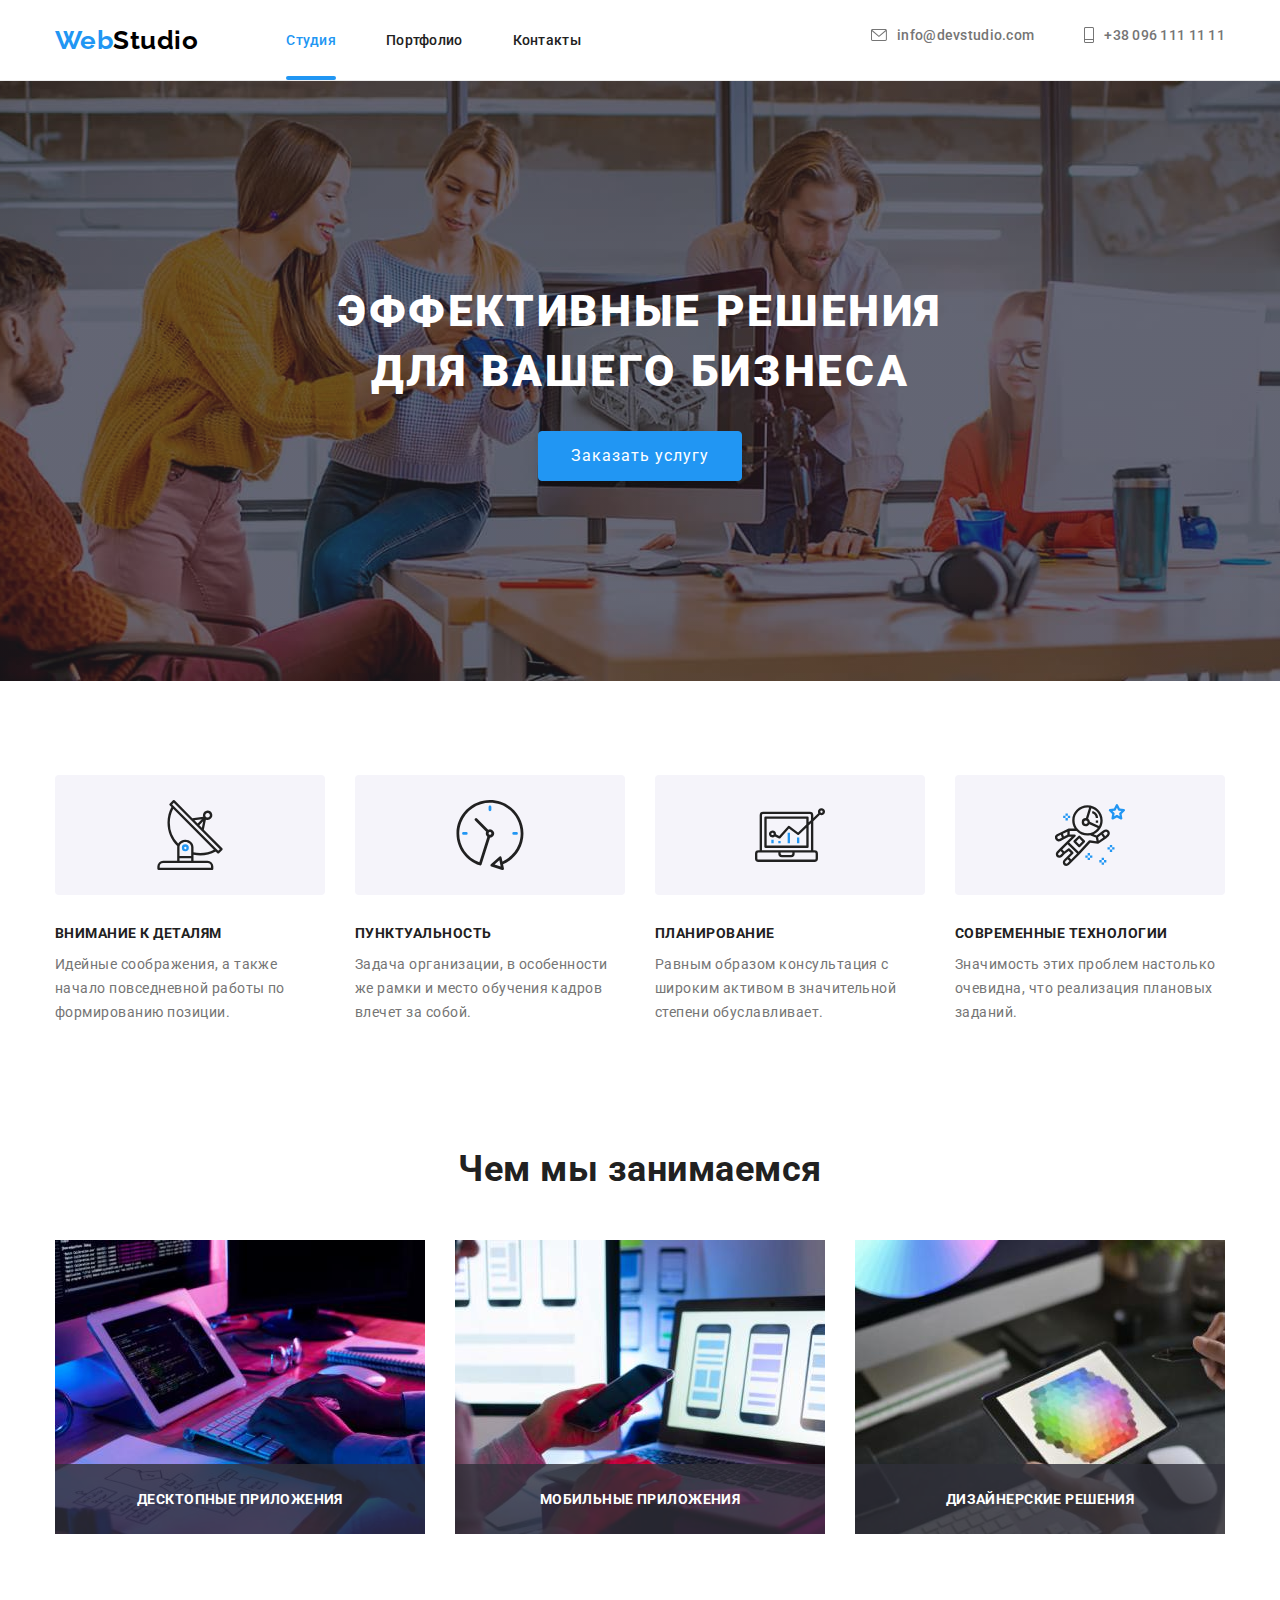
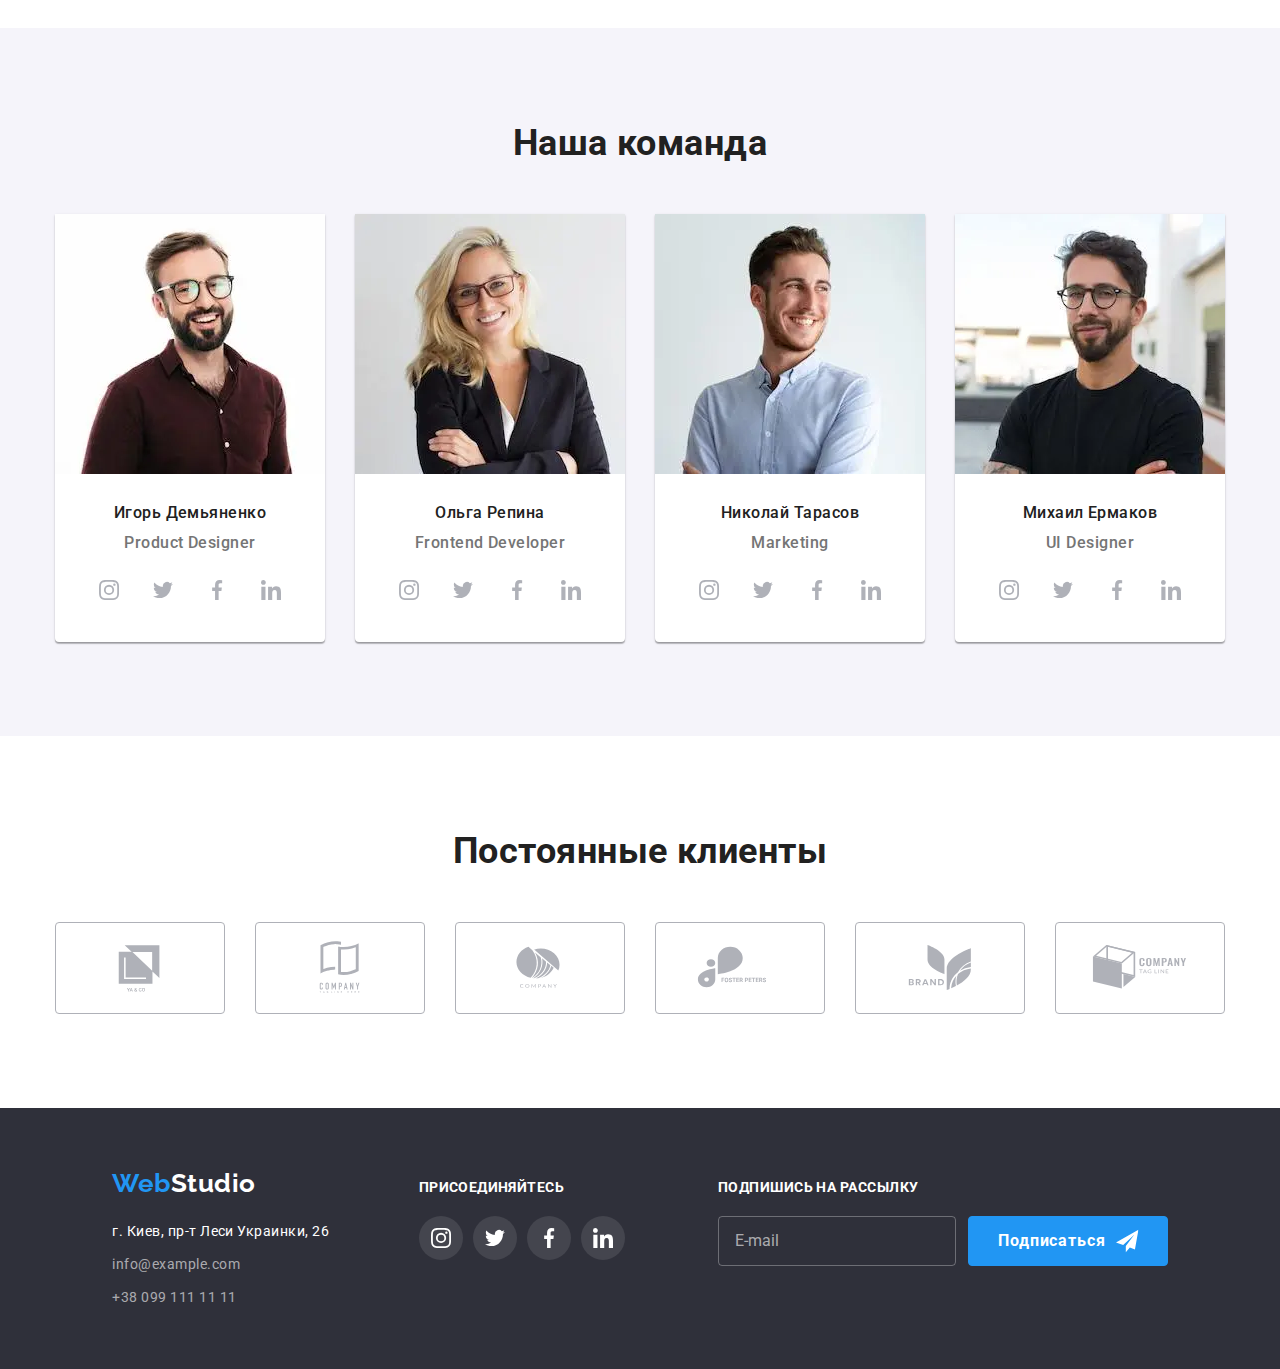
<file: index.html>
<!DOCTYPE html>
<html lang="en">
  <head>
    <meta charset="UTF-8" />
    <meta http-equiv="X-UA-Compatible" content="IE=edge" />
    <meta name="viewport" content="width=device-width, initial-scale=1.0" />
    <title>Студия</title>
    <link rel="preconnect" href="https://fonts.googleapis.com" />
    <link rel="preconnect" href="https://fonts.gstatic.com" crossorigin />
    <link
      href="https://fonts.googleapis.com/css2?family=Raleway:wght@700&family=Roboto:wght@400;500;700;900&display=swap"
      rel="stylesheet"
    />
    <link
      rel="stylesheet"
      href="https://cdnjs.cloudflare.com/ajax/libs/modern-normalize/1.1.0/modern-normalize.min.css"
    />
    <link rel="stylesheet" href="./css/main.min.css" />
  </head>

  <body>
    <!-- ======================== HEADER ======================== -->
    <header class="header">
      <div class="container">
        <nav class="site-nav">
          <a href="./index.html" class="logo header__logo"
            ><span class="logo__forepart">Web</span>Studio</a
          >
          <ul class="site-nav__list list">
            <li class="site-nav__item">
              <a href="./index.html" class="site-nav__link site-nav__link_color_current">Студия</a>
            </li>
            <li class="site-nav__item">
              <a href="./portfolio.html" class="site-nav__link">Портфолио</a>
            </li>
            <li class="site-nav__item"><a href="" class="site-nav__link">Контакты</a></li>
          </ul>
        </nav>
        <button type="button" class="mobile-menu-open-btn btn" data-menu-open>
          <svg class="mobile-menu-open-btn__icon" width="40px" height="40px">
            <use href="./images/icon/icons.svg#icon-burger"></use>
          </svg>
        </button>
        <ul class="header-contacts__list list">
          <li class="header-contacts__item">
            <a href="mailto:info@devstudio.com" class="header-contacts__link">
              <svg class="icon-mail header-contacts__icon" width="16px" height="12px">
                <use href="./images/icon/icons.svg#icon-mail"></use>
              </svg>
              info@devstudio.com
            </a>
          </li>
          <li class="header-contacts__item">
            <a href="tel:+380961111111" class="header-contacts__link">
              <svg class="icon-telephone header-contacts__icon" width="10px" height="16px">
                <use href="./images/icon/icons.svg#icon-telephone"></use>
              </svg>
              +38 096 111 11 11
            </a>
          </li>
        </ul>
      </div>

      <!-- ======================== MOBILE MENU ======================== -->
      <div class="mobile-menu" data-menu>
        <div class="container mobile-menu__container">
          <button type="button" class="mobile-menu-close-btn btn" data-menu-close>
            <svg class="mobile-menu-close-btn__icon" width="40px" height="40px">
              <use href="./images/icon/icons.svg#icon-close-menu"></use>
            </svg>
          </button>
        
          <ul class="mobile-menu__site-nav-list list">
            <li class="mobile-menu__site-nav-item">
              <a href="./index.html" class="mobile-menu__site-nav-link mobile-menu__site-nav-link--current">Студия</a>
            </li>
            <li class="mobile-menu__site-nav-item">
              <a href="./portfolio.html" class="mobile-menu__site-nav-link">Портфолио</a>
            </li>
            <li class="mobile-menu__site-nav-item">
              <a href="" class="mobile-menu__site-nav-link">Контакты</a>
            </li>
          </ul>

          <div class="mobile-menu-contacts-container">
            <ul class="mobile-menu__contacts-list list">
              <li class="mobile-menu__contacts-item">
                <a href="tel:+380961111111" class="mobile-menu__contacts-link">+38 096 111 11 11</a>
              </li>
              <li class="mobile-menu__contacts-item">
                <a href="mailto:info@devstudio.com"
                  class="mobile-menu__contacts-link mobile-menu__contacts-link--mail">info@devstudio.com</a>
              </li>
            </ul>
            
            <ul class="mobile-menu__social-list list">
              <li class="mobile-menu__social-item">
                <a href="" class="mobile-menu__social-link">Instagram</a>
              </li>
              <li class="mobile-menu__social-item">
                <a href="" class="mobile-menu__social-link">Twitter</a>
              </li>
              <li class="mobile-menu__social-item">
                <a href="" class="mobile-menu__social-link">Facebook</a>
              </li>
              <li class="mobile-menu__social-item">
                <a href="" class="mobile-menu__social-link">Linkedin</a>
              </li>
            </ul>
          </div>        
          
        </div>
      </div>
    </header>

    <!-- ======================== studio ======================== -->
    <main>
      <!-- ======================== hero ======================== -->
      <section class="hero">
        <div class="container">
          <h1 class="hero__title">Эффективные решения для вашего бизнеса</h1>
          <button type="button" class="hero__btn" data-modal-open>Заказать услугу</button>
        </div>
      </section>

      <!-- ======================== quolities ======================== -->
      <section class="quolities">
        <div class="container">
          <ul class="quolities__list list">
            <li class="quolities__item">
              <div class="quolities-icon">
                <svg class="quolities-icon__svg icon-antenna" width="70px" height="70px">
                  <use href="./images/icon/icons.svg#icon-antenna"></use>
                </svg>
              </div>
              <h3 class="quolities__title">Внимание к деталям</h3>
              <p class="quolities__desc">
                Идейные соображения, а также начало повседневной работы по формированию позиции.
              </p>
            </li>
            <li class="quolities__item">
              <div class="quolities-icon">
                <svg class="quolities-icon__svg icon-clock" width="70px" height="70px">
                  <use href="./images/icon/icons.svg#icon-clock"></use>
                </svg>
              </div>
              <h3 class="quolities__title">Пунктуальность</h3>
              <p class="quolities__desc">
                Задача организации, в особенности же рамки и место обучения кадров влечет за собой.
              </p>
            </li>
            <li class="quolities__item">
              <div class="quolities-icon">
                <svg class="quolities-icon__svg icon-diagram" width="70px" height="70px">
                  <use href="./images/icon/icons.svg#icon-diagram"></use>
                </svg>
              </div>
              <h3 class="quolities__title">Планирование</h3>
              <p class="quolities__desc">
                Равным образом консультация с широким активом в значительной степени обуславливает.
              </p>
            </li>
            <li class="quolities__item">
              <div class="quolities-icon">
                <svg class="quolities-icon__svg icon-astronaut" width="70px" height="70px">
                  <use href="./images/icon/icons.svg#icon-astronaut"></use>
                </svg>
              </div>
              <h3 class="quolities__title">Современные технологии</h3>
              <p class="quolities__desc">
                Значимость этих проблем настолько очевидна, что реализация плановых заданий.
              </p>
            </li>
          </ul>
        </div>
      </section>

      <!-- ======================== work ========================  -->
      <section class="our-activity">
        <div class="container">
          <h2 class="section-title">Чем мы занимаемся</h2>
          <ul class="our-activity__list list">
            <li class="our-activity__item">
              <picture class="our-activity__picture">
                <source
                  srcset="./images/work/work-img-1@1x.jpg 1x, ./images/work/work-img-1@2x.jpg 2x"
                  media="(min-width: 1200px)"
                />
                <img
                  src="./images/work/work-img-1@1x.jpg"
                  alt="Создание сайтов для ПК"
                  width="370"
                  height="294"
                  class="our-activity__img"
                />
              </picture>

              <div class="our-activity__container">
                <p class="our-activity__text">десктопные приложения</p>
              </div>
            </li>
            <li class="our-activity__item">
              <picture class="our-activity__picture">
                <source
                  srcset="./images/work/work-img-2@1x.jpg 1x, ./images/work/work-img-2@2x.jpg 2x"
                  media="(min-width: 1200px)"
                />
                <img
                  src="./images/work/work-img-2@1x.jpg"
                  alt="Создание сайтов для телефонов"
                  width="370"
                  height="294"
                  class="our-activity__img"
                />
              </picture>

              <div class="our-activity__container">
                <p class="our-activity__text">мобильные приложения</p>
              </div>
            </li>
            <li class="our-activity__item">
              <picture class="our-activity__picture">
                <source
                  srcset="./images/work/work-img-3@1x.jpg 1x, ./images/work/work-img-3@2x.jpg 2x"
                  media="(min-width: 1200px)"
                />
                <img
                  src="./images/work/work-img-3@1x.jpg"
                  alt="Создание сайтов для планшетов"
                  width="370"
                  height="294"
                  class="our-activity__img"
                />
              </picture>

              <div class="our-activity__container">
                <p class="our-activity__text">дизайнерские решения</p>
              </div>
            </li>
          </ul>
        </div>
      </section>

      <!-- ======================== our team ======================== -->
      <section class="our-team">
        <div class="container">
          <h2 class="section-title">Наша команда</h2>
          <ul class="our-team__list list">
            <li class="our-team__item">
              <picture class="our-team__picture">
                <source
                  srcset="
                    ./images/our-team/desktop-our-team-img-1@1x.webp 1x,
                    ./images/our-team/desktop-our-team-img-1@2x.webp 2x
                  "
                  media="(min-width: 1200px)"
                  type="image/webp"
                />
                <source
                  srcset="
                    ./images/our-team/desktop-our-team-img-1@1x.jpg 1x,
                    ./images/our-team/desktop-our-team-img-1@2x.jpg 2x
                  "
                  media="(min-width: 1200px)"
                />
                <source
                  srcset="
                    ./images/our-team/tablet-our-team-img-1@1x.webp 1x,
                    ./images/our-team/tablet-our-team-img-1@2x.webp 2x
                  "
                  media="(min-width: 768px)"
                  type="image/webp"
                />
                <source
                  srcset="
                    ./images/our-team/tablet-our-team-img-1@1x.jpg 1x,
                    ./images/our-team/tablet-our-team-img-1@2x.jpg 2x
                  "
                  media="(min-width: 768px)"
                />
                <source
                  srcset="
                    ./images/our-team/mobile-our-team-img-1@1x.webp 1x,
                    ./images/our-team/mobile-our-team-img-1@2x.webp 2x
                  "
                  media="(max-width: 767px)"
                  type="image/webp"
                />
                <source
                  srcset="
                    ./images/our-team/mobile-our-team-img-1@1x.jpg 1x,
                    ./images/our-team/mobile-our-team-img-1@2x.jpg 2x
                  "
                  media="(max-width: 767px)"
                />
                <img
                  src="./images/our-team/mobile-our-team-img-1@1x.jpg"
                  alt="Игорь Демьяненко"
                  max-width="450"
                  max-height="460"
                  class="our-team__img"
                />
              </picture>

              <div class="our-team-card">
                <h3 class="our-team-card__title">Игорь Демьяненко</h3>
                <p class="our-team-card__text">Product Designer</p>
                <ul class="social-icon__list list">
                  <li class="social-icon__item">
                    <a href="" class="social-icon__link">
                      <svg class="social-icon__svg icon-instagram" width="20px" height="20px">
                        <use href="./images/icon/icons.svg#icon-instagram"></use>
                      </svg>
                    </a>
                  </li>
                  <li class="social-icon__item">
                    <a href="" class="social-icon__link">
                      <svg class="social-icon__svg icon-twitter" width="20px" height="20px">
                        <use href="./images/icon/icons.svg#icon-twitter"></use>
                      </svg>
                    </a>
                  </li>
                  <li class="social-icon__item">
                    <a href="" class="social-icon__link">
                      <svg class="social-icon__svg icon-facebook" width="20px" height="20px">
                        <use href="./images/icon/icons.svg#icon-facebook"></use>
                      </svg>
                    </a>
                  </li>
                  <li class="social-icon__item">
                    <a href="" class="social-icon__link">
                      <svg class="social-icon__svg icon-linkedin" width="20px" height="20px">
                        <use href="./images/icon/icons.svg#icon-linkedin"></use>
                      </svg>
                    </a>
                  </li>
                </ul>
              </div>
            </li>
            <li class="our-team__item">
              <picture class="our-team__picture">
                <source
                  srcset="
                    ./images/our-team/desktop-our-team-img-2@1x.webp 1x,
                    ./images/our-team/desktop-our-team-img-2@2x.webp 2x
                  "
                  media="(min-width: 1200px)"
                  type="image/webp"
                />
                <source
                  srcset="
                    ./images/our-team/desktop-our-team-img-2@1x.jpg 1x,
                    ./images/our-team/desktop-our-team-img-2@2x.jpg 2x
                  "
                  media="(min-width: 1200px)"
                />
                <source
                  srcset="
                    ./images/our-team/tablet-our-team-img-2@1x.webp 1x,
                    ./images/our-team/tablet-our-team-img-2@2x.webp 2x
                  "
                  media="(min-width: 768px)"
                  type="image/webp"
                />
                <source
                  srcset="
                    ./images/our-team/tablet-our-team-img-2@1x.jpg 1x,
                    ./images/our-team/tablet-our-team-img-2@2x.jpg 2x
                  "
                  media="(min-width: 768px)"
                />
                <source
                  srcset="
                    ./images/our-team/mobile-our-team-img-2@1x.webp 1x,
                    ./images/our-team/mobile-our-team-img-2@2x.webp 2x
                  "
                  media="(max-width: 767px)"
                  type="image/webp"
                />
                <source
                  srcset="
                    ./images/our-team/mobile-our-team-img-2@1x.jpg 1x,
                    ./images/our-team/mobile-our-team-img-2@2x.jpg 2x
                  "
                  media="(max-width: 767px)"
                />
                <img
                  src="./images/our-team/mobile-our-team-img-2@1x.jpg"
                  alt="Ольга Репина"
                  max-width="450"
                  max-height="460"
                  class="our-team__img"
                />
              </picture>

              <div class="our-team-card">
                <h3 class="our-team-card__title">Ольга Репина</h3>
                <p class="our-team-card__text">Frontend Developer</p>
                <ul class="social-icon__list list">
                  <li class="social-icon__item">
                    <a href="" class="social-icon__link">
                      <svg class="social-icon__svg icon-instagram" width="20px" height="20px">
                        <use href="./images/icon/icons.svg#icon-instagram"></use>
                      </svg>
                    </a>
                  </li>
                  <li class="social-icon__item">
                    <a href="" class="social-icon__link">
                      <svg class="social-icon__svg icon-twitter" width="20px" height="20px">
                        <use href="./images/icon/icons.svg#icon-twitter"></use>
                      </svg>
                    </a>
                  </li>
                  <li class="social-icon__item">
                    <a href="" class="social-icon__link">
                      <svg class="social-icon__svg icon-facebook" width="20px" height="20px">
                        <use href="./images/icon/icons.svg#icon-facebook"></use>
                      </svg>
                    </a>
                  </li>
                  <li class="social-icon__item">
                    <a href="" class="social-icon__link">
                      <svg class="social-icon__svg icon-linkedin" width="20px" height="20px">
                        <use href="./images/icon/icons.svg#icon-linkedin"></use>
                      </svg>
                    </a>
                  </li>
                </ul>
              </div>
            </li>
            <li class="our-team__item">
              <picture class="our-team__picture">
                <source
                  srcset="
                    ./images/our-team/desktop-our-team-img-3@1x.webp 1x,
                    ./images/our-team/desktop-our-team-img-3@2x.webp 2x
                  "
                  media="(min-width: 1200px)"
                  type="image/webp"
                />
                <source
                  srcset="
                    ./images/our-team/desktop-our-team-img-3@1x.jpg 1x,
                    ./images/our-team/desktop-our-team-img-3@2x.jpg 2x
                  "
                  media="(min-width: 1200px)"
                />
                <source
                  srcset="
                    ./images/our-team/tablet-our-team-img-3@1x.webp 1x,
                    ./images/our-team/tablet-our-team-img-3@2x.webp 2x
                  "
                  media="(min-width: 768px)"
                  type="image/webp"
                />
                <source
                  srcset="
                    ./images/our-team/tablet-our-team-img-3@1x.jpg 1x,
                    ./images/our-team/tablet-our-team-img-3@2x.jpg 2x
                  "
                  media="(min-width: 768px)"
                />
                <source
                  srcset="
                    ./images/our-team/mobile-our-team-img-3@1x.webp 1x,
                    ./images/our-team/mobile-our-team-img-3@2x.webp 2x
                  "
                  media="(max-width: 767px)"
                  type="image/webp"
                />
                <source
                  srcset="
                    ./images/our-team/mobile-our-team-img-3@1x.jpg 1x,
                    ./images/our-team/mobile-our-team-img-3@2x.jpg 2x
                  "
                  media="(max-width: 767px)"
                />
                <img
                  src="./images/our-team/mobile-our-team-img-3@1x.jpg"
                  alt="Николай Тарасов"
                  max-width="450"
                  max-height="460"
                  class="our-team__img"
                />
              </picture>

              <div class="our-team-card">
                <h3 class="our-team-card__title">Николай Тарасов</h3>
                <p class="our-team-card__text">Marketing</p>
                <ul class="social-icon__list list">
                  <li class="social-icon__item">
                    <a href="" class="social-icon__link">
                      <svg class="social-icon__svg icon-instagram" width="20px" height="20px">
                        <use href="./images/icon/icons.svg#icon-instagram"></use>
                      </svg>
                    </a>
                  </li>
                  <li class="social-icon__item">
                    <a href="" class="social-icon__link">
                      <svg class="social-icon__svg icon-twitter" width="20px" height="20px">
                        <use href="./images/icon/icons.svg#icon-twitter"></use>
                      </svg>
                    </a>
                  </li>
                  <li class="social-icon__item">
                    <a href="" class="social-icon__link">
                      <svg class="social-icon__svg icon-facebook" width="20px" height="20px">
                        <use href="./images/icon/icons.svg#icon-facebook"></use>
                      </svg>
                    </a>
                  </li>
                  <li class="social-icon__item">
                    <a href="" class="social-icon__link">
                      <svg class="social-icon__svg icon-linkedin" width="20px" height="20px">
                        <use href="./images/icon/icons.svg#icon-linkedin"></use>
                      </svg>
                    </a>
                  </li>
                </ul>
              </div>
            </li>
            <li class="our-team__item">
              <picture class="our-team__picture">
                <source
                  srcset="
                    ./images/our-team/desktop-our-team-img-4@1x.webp 1x,
                    ./images/our-team/desktop-our-team-img-4@2x.webp 2x
                  "
                  media="(min-width: 1200px)"
                  type="image/webp"
                />
                <source
                  srcset="
                    ./images/our-team/desktop-our-team-img-4@1x.jpg 1x,
                    ./images/our-team/desktop-our-team-img-4@2x.jpg 2x
                  "
                  media="(min-width: 1200px)"
                />
                <source
                  srcset="
                    ./images/our-team/tablet-our-team-img-4@1x.webp 1x,
                    ./images/our-team/tablet-our-team-img-4@2x.webp 2x
                  "
                  media="(min-width: 768px)"
                  type="image/webp"
                />
                <source
                  srcset="
                    ./images/our-team/tablet-our-team-img-4@1x.jpg 1x,
                    ./images/our-team/tablet-our-team-img-4@2x.jpg 2x
                  "
                  media="(min-width: 768px)"
                />
                <source
                  srcset="
                    ./images/our-team/mobile-our-team-img-4@1x.webp 1x,
                    ./images/our-team/mobile-our-team-img-4@2x.webp 2x
                  "
                  media="(max-width: 767px)"
                  type="image/webp"
                />
                <source
                  srcset="
                    ./images/our-team/mobile-our-team-img-4@1x.jpg 1x,
                    ./images/our-team/mobile-our-team-img-4@2x.jpg 2x
                  "
                  media="(max-width: 767px)"
                />
                <img
                  src="./images/our-team/mobile-our-team-img-4@1x.jpg"
                  alt="Михаил Ермаков"
                  max-width="450"
                  max-height="460"
                  class="our-team__img"
                />
              </picture>

              <div class="our-team-card">
                <h3 class="our-team-card__title">Михаил Ермаков</h3>
                <p class="our-team-card__text">UI Designer</p>
                <ul class="social-icon__list list">
                  <li class="social-icon__item">
                    <a href="" class="social-icon__link">
                      <svg class="social-icon__svg icon-instagram" width="20px" height="20px">
                        <use href="./images/icon/icons.svg#icon-instagram"></use>
                      </svg>
                    </a>
                  </li>
                  <li class="social-icon__item">
                    <a href="" class="social-icon__link">
                      <svg class="social-icon__svg icon-twitter" width="20px" height="20px">
                        <use href="./images/icon/icons.svg#icon-twitter"></use>
                      </svg>
                    </a>
                  </li>
                  <li class="social-icon__item">
                    <a href="" class="social-icon__link">
                      <svg class="social-icon__svg icon-facebook" width="20px" height="20px">
                        <use href="./images/icon/icons.svg#icon-facebook"></use>
                      </svg>
                    </a>
                  </li>
                  <li class="social-icon__item">
                    <a href="" class="social-icon__link">
                      <svg class="social-icon__svg icon-linkedin" width="20px" height="20px">
                        <use href="./images/icon/icons.svg#icon-linkedin"></use>
                      </svg>
                    </a>
                  </li>
                </ul>
              </div>
            </li>
          </ul>
        </div>
      </section>

      <!-- ======================== clients ======================== -->
      <section class="clients">
        <div class="container">
          <h2 class="section-title">Постоянные клиенты</h2>
          <ul class="clients__list list">
            <li class="clients__item">
              <a href="" class="clients__link">
                <svg class="clients__icon" width="106px" height="60px">
                  <use href="./images/icon/icons.svg#icon-logo-client-1"></use>
                </svg>
              </a>
            </li>
            <li class="clients__item">
              <a href="" class="clients__link">
                <svg class="clients__icon" width="106px" height="60px">
                  <use href="./images/icon/icons.svg#icon-logo-client-2"></use>
                </svg>
              </a>
            </li>
            <li class="clients__item">
              <a href="" class="clients__link">
                <svg class="clients__icon" width="106px" height="60px">
                  <use href="./images/icon/icons.svg#icon-logo-client-3"></use>
                </svg>
              </a>
            </li>
            <li class="clients__item">
              <a href="" class="clients__link">
                <svg class="clients__icon" width="106px" height="60px">
                  <use href="./images/icon/icons.svg#icon-logo-client-4"></use>
                </svg>
              </a>
            </li>
            <li class="clients__item">
              <a href="" class="clients__link">
                <svg class="clients__icon" width="106px" height="60px">
                  <use href="./images/icon/icons.svg#icon-logo-client-5"></use>
                </svg>
              </a>
            </li>
            <li class="clients__item">
              <a href="" class="clients__link">
                <svg class="clients__icon" width="106px" height="60px">
                  <use href="./images/icon/icons.svg#icon-logo-client-6"></use>
                </svg>
              </a>
            </li>
          </ul>
        </div>
      </section>
    </main>

    <!-- ======================== footer ======================== -->
    <footer class="footer">
      <div class="footer-container container">
        <div class="footer-contacts">
          <a href="./index.html" class="logo footer__logo"
            ><span class="logo__forepart">Web</span>Studio</a
          >
          <address class="footer-address">
            <ul class="footer-address__list list">
              <li class="footer-address__item">
                <a
                  href="https://goo.gl/maps/VdQWWz9B43m97snR7"
                  target="_blank"
                  rel="noreferrer noopener"
                  class="footer-address__link footer-contact__address"
                  >г. Киев, пр-т Леси Украинки, 26</a
                >
              </li>
              <li class="footer-address__item">
                <a href="mailto:info@example.com" class="footer-address__link footer-contact__mail"
                  >info@example.com</a
                >
              </li>
              <li class="footer-address__item">
                <a href="tel:+380991111111" class="footer-address__link footer-contact__tel"
                  >+38 099 111 11 11</a
                >
              </li>
            </ul>
          </address>
        </div>

        <!-- ======================== footer social list ======================== -->
        <div class="footer-social">
          <h3 class="footer-social__title">присоединяйтесь</h3>
          <ul class="footer-social__list list">
            <li class="footer-social__item">
              <a href="" class="footer-social__link">
                <svg class="footer-social__icon" width="20px" height="20px">
                  <use href="./images/icon/icons.svg#icon-instagram"></use>
                </svg>
              </a>
            </li>
            <li class="footer-social__item">
              <a href="" class="footer-social__link">
                <svg class="footer-social__icon" width="20px" height="20px">
                  <use href="./images/icon/icons.svg#icon-twitter"></use>
                </svg>
              </a>
            </li>
            <li class="footer-social__item">
              <a href="" class="footer-social__link">
                <svg class="footer-social__icon" width="20px" height="20px">
                  <use href="./images/icon/icons.svg#icon-facebook"></use>
                </svg>
              </a>
            </li>
            <li class="footer-social__item">
              <a href="" class="footer-social__link">
                <svg class="footer-social__icon" width="20px" height="20px">
                  <use href="./images/icon/icons.svg#icon-linkedin"></use>
                </svg>
              </a>
            </li>
          </ul>
        </div>
        <div class="footer-subscription-form">
          <b class="footer-subscription-form__title">подпишись на рассылку</b>
          <form name="subscription-form" class="subscription-form">
            <input
              type="email"
              name="mail"
              placeholder="E-mail"
              class="subscription-form__input"
              id="mail"
            />
            <button type="submit" class="subscription-form__btn">
              Подписаться
              <svg class="subscription-form__icon" width="24px" height="24px">
                <use href="./images/icon/icons.svg#icon-send"></use>
              </svg>
            </button>
          </form>
        </div>
      </div>
    </footer>
    <!-- ===================== modal form ===================== -->
    <div class="backdrop is-hidden" data-modal>
      <div class="container">
        <div class="modal-window">
          <b class="modal__title">Оставьте свои данные, мы вам перезвоним</b>
          <form name="modal-form" class="modal-form">
            <label class="modal-form__label">
              <span class="modal-form__text">Имя</span>
              <input
                type="text"
                name="user-name"
                class="modal-form__input"
                minlength="2"
                required
              />
              <svg class="modal-form__icon" width="18px" height="18px">
                <use href="./images/icon/icons.svg#icon-person-black"></use>
              </svg>
            </label>

            <label class="modal-form__label">
              <span class="modal-form__text">Телефон</span>
              <input
                type="tel"
                name="user-phone-number"
                class="modal-form__input"
                pattern="[0-9]{3}-[0-9]{3}-[0-9]{2}-[0-9]{2}"
                title="xxx-xxx-xx-xx"
                required
              />
              <svg class="modal-form__icon" width="18px" height="18px">
                <use href="./images/icon/icons.svg#icon-phone-black"></use>
              </svg>
            </label>

            <label class="modal-form__label">
              <span class="modal-form__text">Почта</span>
              <input type="email" name="user-email" class="modal-form__input" required />
              <svg class="modal-form__icon" width="18px" height="18px">
                <use href="./images/icon/icons.svg#icon-email-black"></use>
              </svg>
            </label>

            <label class="modal-form__label">
              <span class="modal-form__text">Комментарий</span>
              <textarea
                name="user-comment"
                placeholder="Введите текст"
                class="modal-form__textarea"
              ></textarea>
            </label>

            <input
              type="checkbox"
              name="user-policy"
              id="checkbox-policy"
              class="modal-form-checkbox visually-hidden"
              required
            />
            <label for="checkbox-policy" class="modal-form-checkbox__label">
              Соглашаюсь с рассылкой и принимаю&nbsp;<a href="" class="modal-form-checkbox__link">Условия договора</a>
            </label>

            <button type="submit" class="modal-form__btn">Отправить</button>
          </form>

          <button type="button" class="close-btn" data-modal-close>
            <svg class="close-btn__icon" width="18px" height="18px">
              <use href="./images/icon/icons.svg#icon-close"></use>
            </svg>
          </button>
        </div>
      </div>
    </div>
    <script src="./js/modal.js"></script>
    <script src="./js/mobile-menu.js"></script>
  </body>
</html>
</file>
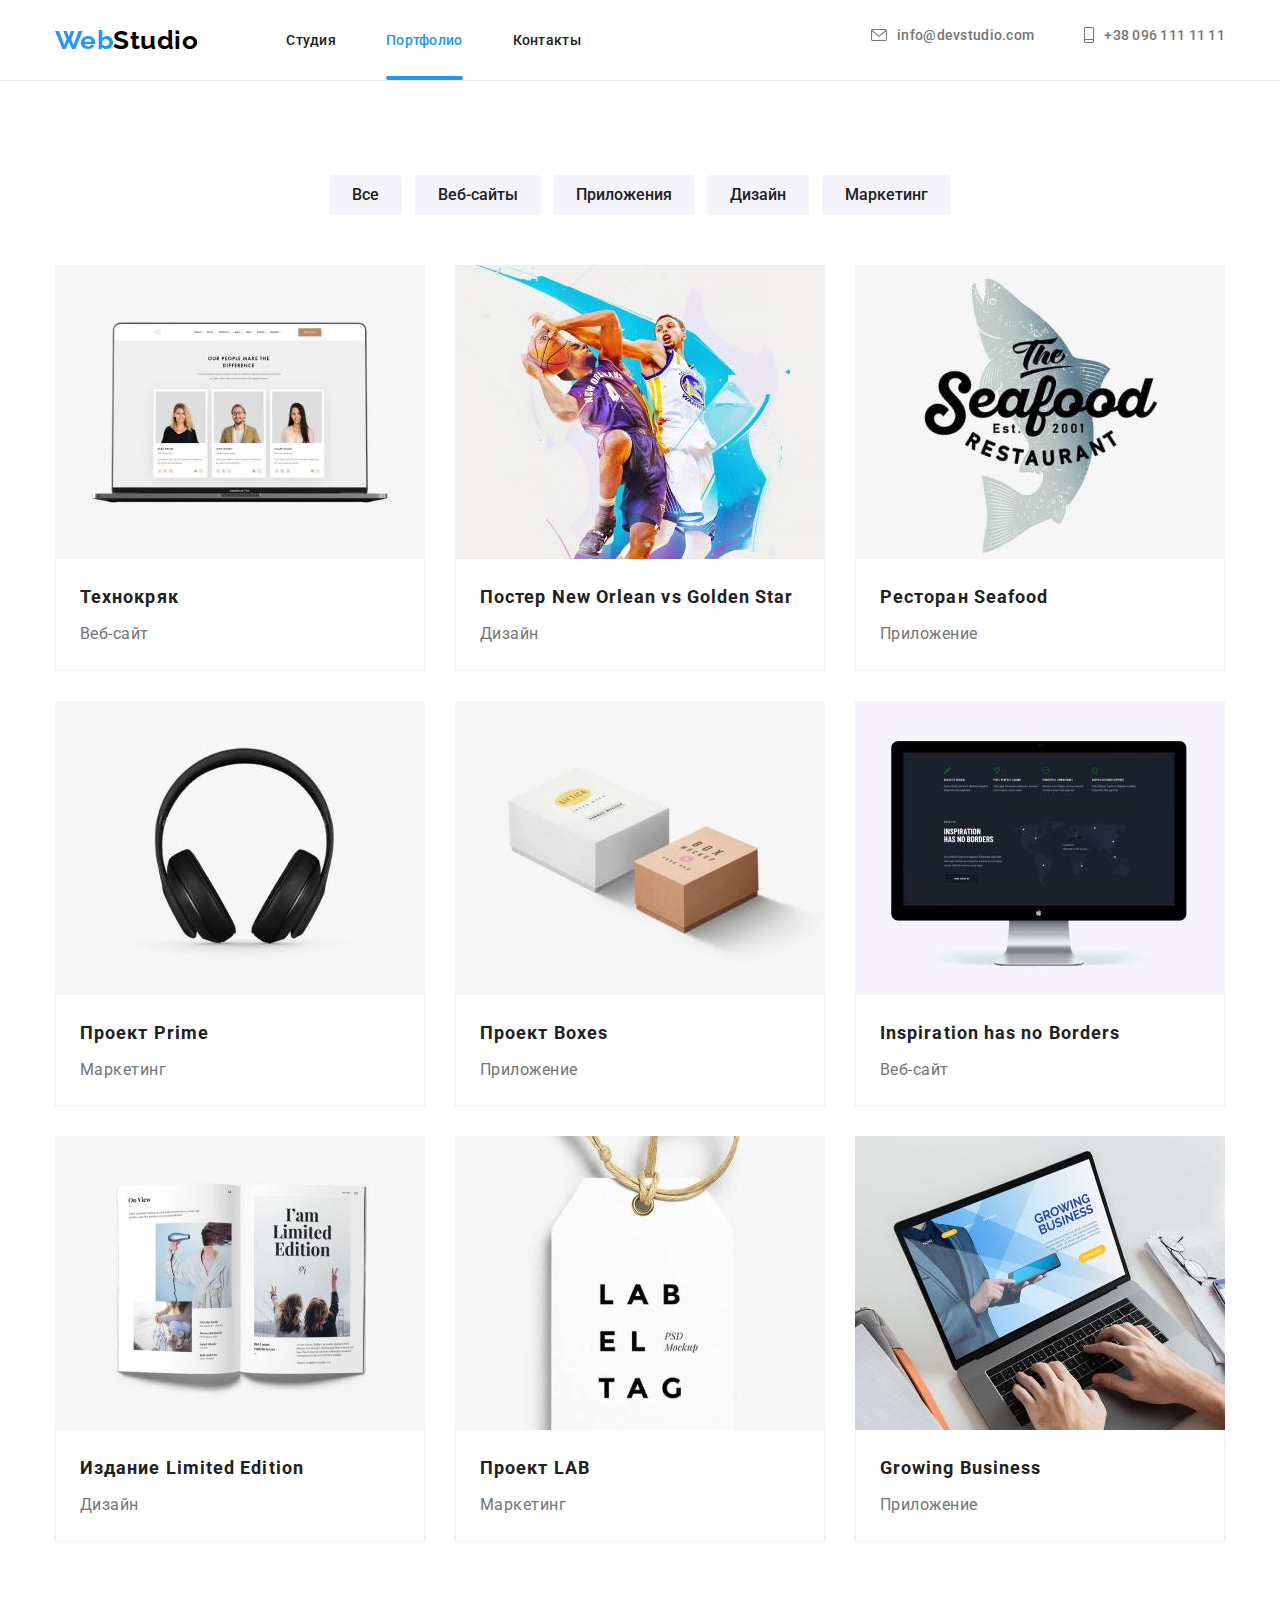
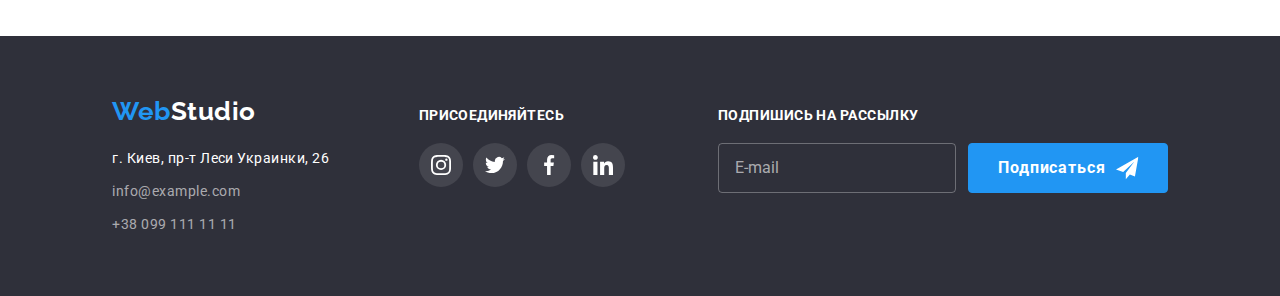
<file: portfolio.html>
<!DOCTYPE html>
<html lang="en">
  <head>
    <meta charset="UTF-8" />
    <meta http-equiv="X-UA-Compatible" content="IE=edge" />
    <meta name="viewport" content="width=device-width, initial-scale=1.0" />
    <title>Студия</title>
    <link rel="preconnect" href="https://fonts.googleapis.com" />
    <link rel="preconnect" href="https://fonts.gstatic.com" crossorigin />
    <link
      href="https://fonts.googleapis.com/css2?family=Raleway:wght@700&family=Roboto:wght@400;500;700;900&display=swap"
      rel="stylesheet"
    />
    <link
      rel="stylesheet"
      href="https://cdnjs.cloudflare.com/ajax/libs/modern-normalize/1.1.0/modern-normalize.min.css"
    />
    <link rel="stylesheet" href="./css/main.min.css" />
  </head>

  <body>
    <!-- header -->
    <header class="header">
      <div class="container">
        <nav class="site-nav">
          <a href="./index.html" class="logo header__logo"
            ><span class="logo__forepart">Web</span>Studio</a
          >
          <ul class="site-nav__list list">
            <li class="site-nav__item"><a href="./index.html" class="site-nav__link">Студия</a></li>
            <li class="site-nav__item">
              <a href="./portfolio.html" class="site-nav__link site-nav__link_color_current"
                >Портфолио</a
              >
            </li>
            <li class="site-nav__item"><a href="" class="site-nav__link">Контакты</a></li>
          </ul>
        </nav>
        <button type="button" class="mobile-menu-open-btn btn" data-menu-open>
          <svg class="mobile-menu-open-btn__icon" width="40px" height="40px">
            <use href="./images/icon/icons.svg#icon-burger"></use>
          </svg>
        </button>
        <ul class="header-contacts__list list">
          <li class="header-contacts__item">
            <a href="mailto:info@devstudio.com" class="header-contacts__link">
              <svg class="icon-mail header-contacts__icon" width="16px" height="12px">
                <use href="./images/icon/icons.svg#icon-mail"></use>
              </svg>
              info@devstudio.com
            </a>
          </li>
          <li class="header-contacts__item">
            <a href="tel:+380961111111" class="header-contacts__link">
              <svg class="icon-telephone header-contacts__icon" width="10px" height="16px">
                <use href="./images/icon/icons.svg#icon-telephone"></use>
              </svg>
              +38 096 111 11 11
            </a>
          </li>
        </ul>
      </div>
      <!-- ======================== MOBILE MENU ======================== -->
      <div class="mobile-menu" data-menu>
        <div class="container mobile-menu__container">
          <button type="button" class="mobile-menu-close-btn btn" data-menu-close>
            <svg class="mobile-menu-close-btn__icon" width="40px" height="40px">
              <use href="./images/icon/icons.svg#icon-close-menu"></use>
            </svg>
          </button>

          <ul class="mobile-menu__site-nav-list list">
            <li class="mobile-menu__site-nav-item">
              <a href="./index.html" class="mobile-menu__site-nav-link">Студия</a>
            </li>
            <li class="mobile-menu__site-nav-item">
              <a
                href="./portfolio.html"
                class="mobile-menu__site-nav-link mobile-menu__site-nav-link--current"
                >Портфолио</a
              >
            </li>
            <li class="mobile-menu__site-nav-item">
              <a href="" class="mobile-menu__site-nav-link">Контакты</a>
            </li>
          </ul>

          <div class="mobile-menu-contacts-container">
            <ul class="mobile-menu__contacts-list list">
              <li class="mobile-menu__contacts-item">
                <a href="tel:+380961111111" class="mobile-menu__contacts-link">+38 096 111 11 11</a>
              </li>
              <li class="mobile-menu__contacts-item">
                <a
                  href="mailto:info@devstudio.com"
                  class="mobile-menu__contacts-link mobile-menu__contacts-link--mail"
                  >info@devstudio.com</a
                >
              </li>
            </ul>

            <ul class="mobile-menu__social-list list">
              <li class="mobile-menu__social-item">
                <a href="" class="mobile-menu__social-link">Instagram</a>
              </li>
              <li class="mobile-menu__social-item">
                <a href="" class="mobile-menu__social-link">Twitter</a>
              </li>
              <li class="mobile-menu__social-item">
                <a href="" class="mobile-menu__social-link">Facebook</a>
              </li>
              <li class="mobile-menu__social-item">
                <a href="" class="mobile-menu__social-link">Linkedin</a>
              </li>
            </ul>
          </div>
        </div>
      </div>
    </header>

    <!-- portfolio -->
    <main>
      <section class="portfolio">
        <div class="container">
          <h1 class="portfolio__title visually-hidden">Портфолио</h1>
          <!-- portfolio filters -->
          <ul class="portfolio-filters__list list">
            <li class="portfolio-filters__item">
              <button type="button" class="portfolio-filters__btn">Все</button>
            </li>
            <li class="portfolio-filters__item">
              <button type="button" class="portfolio-filters__btn">Веб-сайты</button>
            </li>
            <li class="portfolio-filters__item">
              <button type="button" class="portfolio-filters__btn">Приложения</button>
            </li>
            <li class="portfolio-filters__item">
              <button type="button" class="portfolio-filters__btn">Дизайн</button>
            </li>
            <li class="portfolio-filters__item">
              <button type="button" class="portfolio-filters__btn">Маркетинг</button>
            </li>
          </ul>

          <!-- portfolio projects -->
          <ul class="portfolio-prj__list list">
            <li class="portfolio-prj__item">
              <a href="" class="portfolio-prj__link">
                <div class="portfolio-prj-card">
                  <picture class="portfolio-prj__picture">
                    <source
                      srcset="
                        ./images/portfolio/desktop-portfolio-img-1@1x.jpg 1x,
                        ./images/portfolio/desktop-portfolio-img-1@2x.jpg 2x
                      "
                      media="(min-width: 1200px)"
                    />
                    <source
                      srcset="
                        ./images/portfolio/tablet-portfolio-img-1@1x.jpg 1x,
                        ./images/portfolio/tablet-portfolio-img-1@2x.jpg 2x
                      "
                      media="(min-width: 768px)"
                    />
                    <source
                      srcset="
                        ./images/portfolio/mobile-portfolio-img-1@1x.jpg 1x,
                        ./images/portfolio/mobile-portfolio-img-1@2x.jpg 2x
                      "
                      media="(min-width: 480px)"
                    />
                    <img
                      src="./images/portfolio/mobile-portfolio-img-1@1x.jpg"
                      alt="Страница веб-сайта Технокряк"
                      width="370"
                      height="294"
                      class="portfolio-prj-card__img"
                    />
                  </picture>

                  <div class="portfolio-prj-overlay">
                    <p class="portfolio-prj-overlay__text">
                      Ресурс предлагает комплексные предложения с разным уровнем функционала и
                      сервисов. Все это позволит посетителю получить исчерпывающие сведения о
                      компании или частном лице.
                    </p>
                  </div>
                </div>
                <div class="portfolio-prj__desc">
                  <h3 class="portfolio-prj__title">Технокряк</h3>
                  <p class="portfolio-prj__text">Веб-сайт</p>
                </div>
              </a>
            </li>
            <li class="portfolio-prj__item">
              <a href="" class="portfolio-prj__link">
                <div class="portfolio-prj-card">
                  <picture class="portfolio-prj__picture">
                    <source
                      srcset="
                        ./images/portfolio/desktop-portfolio-img-2@1x.jpg 1x,
                        ./images/portfolio/desktop-portfolio-img-2@2x.jpg 2x
                      "
                      media="(min-width: 1200px)"
                    />
                    <source
                      srcset="
                        ./images/portfolio/tablet-portfolio-img-2@1x.jpg 1x,
                        ./images/portfolio/tablet-portfolio-img-2@2x.jpg 2x
                      "
                      media="(min-width: 768px)"
                    />
                    <source
                      srcset="
                        ./images/portfolio/mobile-portfolio-img-2@1x.jpg 1x,
                        ./images/portfolio/mobile-portfolio-img-2@2x.jpg 2x
                      "
                      media="(min-width: 480px)"
                    />
                    <img
                      src="./images/portfolio/mobile-portfolio-img-2@1x.jpg"
                      alt="Постер New Orlean vs Golden Star"
                      width="370"
                      height="294"
                      class="portfolio-prj-card__img"
                    />
                  </picture>

                  <div class="portfolio-prj-overlay">
                    <p class="portfolio-prj-overlay__text"></p>
                  </div>
                </div>
                <div class="portfolio-prj__desc">
                  <h3 class="portfolio-prj__title">
                    Постер New Orlean vs Golden <span>Star</span>
                  </h3>
                  <p class="portfolio-prj__text">Дизайн</p>
                </div>
              </a>
            </li>
            <li class="portfolio-prj__item">
              <a href="" class="portfolio-prj__link">
                <div class="portfolio-prj-card">
                  <picture class="portfolio-prj__picture">
                    <source
                      srcset="
                        ./images/portfolio/desktop-portfolio-img-3@1x.jpg 1x,
                        ./images/portfolio/desktop-portfolio-img-3@2x.jpg 2x
                      "
                      media="(min-width: 1200px)"
                    />
                    <source
                      srcset="
                        ./images/portfolio/tablet-portfolio-img-3@1x.jpg 1x,
                        ./images/portfolio/tablet-portfolio-img-3@2x.jpg 2x
                      "
                      media="(min-width: 768px)"
                    />
                    <source
                      srcset="
                        ./images/portfolio/mobile-portfolio-img-3@1x.jpg 1x,
                        ./images/portfolio/mobile-portfolio-img-3@2x.jpg 2x
                      "
                      media="(min-width: 480px)"
                    />
                    <img
                      src="./images/portfolio/mobile-portfolio-img-3@1x.jpg"
                      alt="Логотип приложения ресторана Seafood"
                      width="370"
                      height="294"
                      class="portfolio-prj-card__img"
                    />
                  </picture>

                  <div class="portfolio-prj-overlay">
                    <p class="portfolio-prj-overlay__text"></p>
                  </div>
                </div>
                <div class="portfolio-prj__desc">
                  <h3 class="portfolio-prj__title">Ресторан Seafood</h3>
                  <p class="portfolio-prj__text">Приложение</p>
                </div>
              </a>
            </li>
            <li class="portfolio-prj__item">
              <a href="" class="portfolio-prj__link">
                <div class="portfolio-prj-card">
                  <picture class="portfolio-prj__picture">
                    <source
                      srcset="
                        ./images/portfolio/desktop-portfolio-img-4@1x.jpg 1x,
                        ./images/portfolio/desktop-portfolio-img-4@2x.jpg 2x
                      "
                      media="(min-width: 1200px)"
                    />
                    <source
                      srcset="
                        ./images/portfolio/tablet-portfolio-img-4@1x.jpg 1x,
                        ./images/portfolio/tablet-portfolio-img-4@2x.jpg 2x
                      "
                      media="(min-width: 768px)"
                    />
                    <source
                      srcset="
                        ./images/portfolio/mobile-portfolio-img-4@1x.jpg 1x,
                        ./images/portfolio/mobile-portfolio-img-4@2x.jpg 2x
                      "
                      media="(min-width: 480px)"
                    />
                    <img
                      src="./images/portfolio/mobile-portfolio-img-4@1x.jpg"
                      alt="Наушники"
                      width="370"
                      height="294"
                      class="portfolio-prj-card__img"
                    />
                  </picture>

                  <div class="portfolio-prj-overlay">
                    <p class="portfolio-prj-overlay__text"></p>
                  </div>
                </div>
                <div class="portfolio-prj__desc">
                  <h3 class="portfolio-prj__title">Проект Prime</h3>
                  <p class="portfolio-prj__text">Маркетинг</p>
                </div>
              </a>
            </li>
            <li class="portfolio-prj__item">
              <a href="" class="portfolio-prj__link">
                <div class="portfolio-prj-card">
                  <picture class="portfolio-prj__picture">
                    <source
                      srcset="
                        ./images/portfolio/desktop-portfolio-img-5@1x.jpg 1x,
                        ./images/portfolio/desktop-portfolio-img-5@2x.jpg 2x
                      "
                      media="(min-width: 1200px)"
                    />
                    <source
                      srcset="
                        ./images/portfolio/tablet-portfolio-img-5@1x.jpg 1x,
                        ./images/portfolio/tablet-portfolio-img-5@2x.jpg 2x
                      "
                      media="(min-width: 768px)"
                    />
                    <source
                      srcset="
                        ./images/portfolio/mobile-portfolio-img-5@1x.jpg 1x,
                        ./images/portfolio/mobile-portfolio-img-5@2x.jpg 2x
                      "
                      media="(min-width: 480px)"
                    />
                    <img
                      src="./images/portfolio/mobile-portfolio-img-5@1x.jpg"
                      alt="Приложение для проекта Boxes"
                      width="370"
                      height="294"
                      class="portfolio-prj-card__img"
                    />
                  </picture>

                  <div class="portfolio-prj-overlay">
                    <p class="portfolio-prj-overlay__text"></p>
                  </div>
                </div>
                <div class="portfolio-prj__desc">
                  <h3 class="portfolio-prj__title">Проект Boxes</h3>
                  <p class="portfolio-prj__text">Приложение</p>
                </div>
              </a>
            </li>
            <li class="portfolio-prj__item">
              <a href="" class="portfolio-prj__link">
                <div class="portfolio-prj-card">
                  <picture class="portfolio-prj__picture">
                    <source
                      srcset="
                        ./images/portfolio/desktop-portfolio-img-6@1x.jpg 1x,
                        ./images/portfolio/desktop-portfolio-img-6@2x.jpg 2x
                      "
                      media="(min-width: 1200px)"
                    />
                    <source
                      srcset="
                        ./images/portfolio/tablet-portfolio-img-6@1x.jpg 1x,
                        ./images/portfolio/tablet-portfolio-img-6@2x.jpg 2x
                      "
                      media="(min-width: 768px)"
                    />
                    <source
                      srcset="
                        ./images/portfolio/mobile-portfolio-img-6@1x.jpg 1x,
                        ./images/portfolio/mobile-portfolio-img-6@2x.jpg 2x
                      "
                      media="(min-width: 480px)"
                    />
                    <img
                      src="./images/portfolio/mobile-portfolio-img-6@1x.jpg"
                      alt="Веб-сайт Inspiration has no Borders"
                      width="370"
                      height="294"
                      class="portfolio-prj-card__img"
                    />
                  </picture>

                  <div class="portfolio-prj-overlay">
                    <p class="portfolio-prj-overlay__text"></p>
                  </div>
                </div>
                <div class="portfolio-prj__desc">
                  <h3 class="portfolio-prj__title">Inspiration has no Borders</h3>
                  <p class="portfolio-prj__text">Веб-сайт</p>
                </div>
              </a>
            </li>
            <li class="portfolio-prj__item">
              <a href="" class="portfolio-prj__link">
                <div class="portfolio-prj-card">
                  <picture class="portfolio-prj__picture">
                    <source
                      srcset="
                        ./images/portfolio/desktop-portfolio-img-7@1x.jpg 1x,
                        ./images/portfolio/desktop-portfolio-img-7@2x.jpg 2x
                      "
                      media="(min-width: 1200px)"
                    />
                    <source
                      srcset="
                        ./images/portfolio/tablet-portfolio-img-7@1x.jpg 1x,
                        ./images/portfolio/tablet-portfolio-img-7@2x.jpg 2x
                      "
                      media="(min-width: 768px)"
                    />
                    <source
                      srcset="
                        ./images/portfolio/mobile-portfolio-img-7@1x.jpg 1x,
                        ./images/portfolio/mobile-portfolio-img-7@2x.jpg 2x
                      "
                      media="(min-width: 480px)"
                    />
                    <img
                      src="./images/portfolio/mobile-portfolio-img-7@1x.jpg"
                      alt="Дизайн страницы журнала"
                      width="370"
                      height="294"
                      class="portfolio-prj-card__img"
                    />
                  </picture>

                  <div class="portfolio-prj-overlay">
                    <p class="portfolio-prj-overlay__text"></p>
                  </div>
                </div>
                <div class="portfolio-prj__desc">
                  <h3 class="portfolio-prj__title">Издание Limited Edition</h3>
                  <p class="portfolio-prj__text">Дизайн</p>
                </div>
              </a>
            </li>
            <li class="portfolio-prj__item">
              <a href="" class="portfolio-prj__link">
                <div class="portfolio-prj-card">
                  <picture class="portfolio-prj__picture">
                    <source
                      srcset="
                        ./images/portfolio/desktop-portfolio-img-8@1x.jpg 1x,
                        ./images/portfolio/desktop-portfolio-img-8@2x.jpg 2x
                      "
                      media="(min-width: 1200px)"
                    />
                    <source
                      srcset="
                        ./images/portfolio/tablet-portfolio-img-8@1x.jpg 1x,
                        ./images/portfolio/tablet-portfolio-img-8@2x.jpg 2x
                      "
                      media="(min-width: 768px)"
                    />
                    <source
                      srcset="
                        ./images/portfolio/mobile-portfolio-img-8@1x.jpg 1x,
                        ./images/portfolio/mobile-portfolio-img-8@2x.jpg 2x
                      "
                      media="(min-width: 480px)"
                    />
                    <img
                      src="./images/portfolio/mobile-portfolio-img-8@1x.jpg"
                      alt="Проект LAB"
                      width="370"
                      height="294"
                      class="portfolio-prj-card__img"
                    />
                  </picture>

                  <div class="portfolio-prj-overlay">
                    <p class="portfolio-prj-overlay__text"></p>
                  </div>
                </div>
                <div class="portfolio-prj__desc">
                  <h3 class="portfolio-prj__title">Проект LAB</h3>
                  <p class="portfolio-prj__text">Маркетинг</p>
                </div>
              </a>
            </li>
            <li class="portfolio-prj__item">
              <a href="" class="portfolio-prj__link">
                <div class="portfolio-prj-card">
                  <picture class="portfolio-prj__picture">
                    <source
                      srcset="
                        ./images/portfolio/desktop-portfolio-img-9@1x.jpg 1x,
                        ./images/portfolio/desktop-portfolio-img-9@2x.jpg 2x
                      "
                      media="(min-width: 1200px)"
                    />
                    <source
                      srcset="
                        ./images/portfolio/tablet-portfolio-img-9@1x.jpg 1x,
                        ./images/portfolio/tablet-portfolio-img-9@2x.jpg 2x
                      "
                      media="(min-width: 768px)"
                    />
                    <source
                      srcset="
                        ./images/portfolio/mobile-portfolio-img-9@1x.jpg 1x,
                        ./images/portfolio/mobile-portfolio-img-9@2x.jpg 2x
                      "
                      media="(min-width: 480px)"
                    />
                    <img
                      src="./images/portfolio/mobile-portfolio-img-9@1x.jpg"
                      alt="Приложение Growing Business"
                      width="370"
                      height="294"
                      class="portfolio-prj-card__img"
                    />
                  </picture>

                  <div class="portfolio-prj-overlay">
                    <p class="portfolio-prj-overlay__text"></p>
                  </div>
                </div>
                <div class="portfolio-prj__desc">
                  <h3 class="portfolio-prj__title">Growing Business</h3>
                  <p class="portfolio-prj__text">Приложение</p>
                </div>
              </a>
            </li>
          </ul>
        </div>
      </section>
    </main>

    <!-- footer -->
    <footer class="footer">
      <div class="footer-container container">
        <div class="footer-contacts">
          <a href="./index.html" class="logo footer__logo"
            ><span class="logo__forepart">Web</span>Studio</a
          >
          <address class="footer-address">
            <ul class="footer-address__list list">
              <li class="footer-address__item">
                <a
                  href="https://goo.gl/maps/VdQWWz9B43m97snR7"
                  target="_blank"
                  rel="noreferrer noopener"
                  class="footer-address__link footer-contact__address"
                  >г. Киев, пр-т Леси Украинки, 26</a
                >
              </li>
              <li class="footer-address__item">
                <a href="mailto:info@example.com" class="footer-address__link footer-contact__mail"
                  >info@example.com</a
                >
              </li>
              <li class="footer-address__item">
                <a href="tel:+380991111111" class="footer-address__link footer-contact__tel"
                  >+38 099 111 11 11</a
                >
              </li>
            </ul>
          </address>
        </div>

        <!-- footer social list -->
        <div class="footer-social">
          <h3 class="footer-social__title">присоединяйтесь</h3>
          <ul class="footer-social__list list">
            <li class="footer-social__item">
              <a href="" class="footer-social__link">
                <svg class="footer-social__icon" width="20px" height="20px">
                  <use href="./images/icon/icons.svg#icon-instagram"></use>
                </svg>
              </a>
            </li>
            <li class="footer-social__item">
              <a href="" class="footer-social__link">
                <svg class="footer-social__icon" width="20px" height="20px">
                  <use href="./images/icon/icons.svg#icon-twitter"></use>
                </svg>
              </a>
            </li>
            <li class="footer-social__item">
              <a href="" class="footer-social__link">
                <svg class="footer-social__icon" width="20px" height="20px">
                  <use href="./images/icon/icons.svg#icon-facebook"></use>
                </svg>
              </a>
            </li>
            <li class="footer-social__item">
              <a href="" class="footer-social__link">
                <svg class="footer-social__icon" width="20px" height="20px">
                  <use href="./images/icon/icons.svg#icon-linkedin"></use>
                </svg>
              </a>
            </li>
          </ul>
        </div>
        <div class="footer-subscription-form">
          <b class="footer-subscription-form__title">подпишись на рассылку</b>
          <form name="subscription-form" class="subscription-form">
            <input
              type="email"
              name="mail"
              placeholder="E-mail"
              class="subscription-form__input"
              id="mail"
            />
            <button type="submit" class="subscription-form__btn">
              Подписаться
              <svg class="subscription-form__icon" width="24px" height="24px">
                <use href="./images/icon/icons.svg#icon-send"></use>
              </svg>
            </button>
          </form>
        </div>
      </div>
    </footer>
    <script src="./js/mobile-menu.js"></script>
  </body>
</html>
</file>
<file: css/main.min.css>
:root{--primary-font-family: "Roboto", sans-serif;--secondary-font-family: "Raleway", sans-serif;--primary-text-color: #757575;--title-text-color: #212121;--accent-text-color: #2196f3;--accent-bg-color: #2f303a;--icon-fill: #afb1b8;--primary-cubic-bezier: cubic-bezier(0.4, 0, 0.2, 1)}.visually-hidden{position:absolute;width:1px;height:1px;margin:-1px;border:0;padding:0;white-space:nowrap;clip-path:inset(100%);clip:rect(0 0 0 0);overflow:hidden}.modal-form__btn,.close-btn,.clients__link,.social-icon__link,.social-icon__list,.quolities-icon,.footer-social__link,.footer-social__list{display:flex;align-items:center;justify-content:center}.subscription-form,.footer-subscription-form,.footer-social,.footer-address__list{display:flex;flex-direction:column;align-items:center}html{box-sizing:border-box}*,*::before,*::after{box-sizing:inherit}h1,h2,h3,p{margin-top:0;margin-bottom:0}ul,ol{padding-left:0;margin-top:0;margin-bottom:0}img{display:block}body{margin:0;font-family:var(--primary-font-family);font-style:normal;letter-spacing:.03em;color:var(--primary-text-color);background-color:#fff}.list{list-style:none;margin:0;padding-left:0}.btn{background-color:rgba(0,0,0,0);border:none;padding:0;line-height:0;cursor:pointer}.container{width:100%;padding-left:15px;padding-right:15px;margin-left:auto;margin-right:auto}@media screen and (min-width: 480px){.container{width:480px}}@media screen and (min-width: 768px){.container{width:768px}}@media screen and (min-width: 1200px){.container{width:1200px}}.logo{font-family:var(--secondary-font-family);font-weight:700;font-size:26px;line-height:1.1738461538;text-decoration:none}@media screen and (min-width: 1200px){.logo{margin-right:93px}}.header__logo{color:#000}@media screen and (min-width: 768px){.header__logo{margin-right:88px}}.footer__logo{color:#fff;display:block;text-align:center;margin-bottom:20px}.logo__forepart{color:var(--accent-text-color)}.section-title{font-weight:700;font-size:36px;line-height:1.1719444444;text-align:center;color:var(--title-text-color);margin-bottom:50px}.backdrop{position:fixed;top:0;left:0;width:100%;height:100%;background-color:rgba(0,0,0,.2);overflow-y:scroll;visibility:inherit;opacity:1;transition:opacity 500ms var(--primary-cubic-bezier),visibility 500ms var(--primary-cubic-bezier)}.backdrop.is-hidden{opacity:0;visibility:hidden;pointer-events:none}.header{border-bottom:1px solid #ececec;padding-top:16px;padding-bottom:16px}.header .container{display:flex;align-items:center;justify-content:space-between}@media screen and (min-width: 768px){.header{padding-top:0;padding-bottom:0}}.site-nav__list{display:none}@media screen and (min-width: 768px){.site-nav{display:flex;align-items:center}.site-nav__list{display:flex;align-items:center}.site-nav__item:not(:last-child){margin-right:50px}.site-nav__link{position:relative;font-weight:500;font-size:14px;line-height:1.1721428571;letter-spacing:.02em;text-decoration:none;color:var(--title-text-color);display:block;padding-top:32px;padding-bottom:32px;transition:color 250ms var(--primary-cubic-bezier)}.site-nav__link:hover,.site-nav__link:focus{color:var(--accent-text-color)}.site-nav__link.site-nav__link_color_current{color:var(--accent-text-color)}.site-nav__link.site-nav__link_color_current::after{content:"";position:absolute;display:block;left:0;bottom:0;width:100%;height:4px;border-radius:2px;background-color:var(--accent-text-color)}}.header-contacts__list{display:none}@media screen and (min-width: 768px){.header-contacts__list{display:block;margin-left:auto}.header-contacts__item:not(:last-child){margin-bottom:10px}.header-contacts__link{font-style:inherit;font-weight:500;font-size:12px;line-height:1.1666666667;letter-spacing:.02em;text-decoration:none;color:var(--primary-text-color);display:flex;align-items:center;transition:color 250ms var(--primary-cubic-bezier)}.header-contacts__link:hover,.header-contacts__link:focus{color:var(--accent-text-color)}.header-contacts__icon{margin-right:8px;fill:var(--primary-text-color);transition:fill 250ms var(--primary-cubic-bezier)}.header-contacts__link:hover .header-contacts__icon,.header-contacts__link:focus .header-contacts__icon{fill:var(--accent-text-color)}.icon-mail{width:14px;height:10px}.icon-telephone{width:10px;height:14px}}@media screen and (min-width: 1200px){.header-contacts__list{display:flex}.header-contacts__item:not(:last-child){margin-right:50px}.header-contacts__link{font-weight:500;font-size:14px;line-height:1.1721428571;justify-content:center}.header-contacts__icon{margin-right:10px}.icon-mail{width:16px;height:12px}.icon-telephone{width:10px;height:16px}}.footer{background-color:var(--accent-bg-color);padding-top:60px;padding-bottom:60px}.footer-contacts{margin-bottom:60px}.footer-address{font-style:inherit}.footer-address__item:not(:last-child){margin-bottom:8px}.footer-address__link{font-style:inherit;font-weight:400;font-size:14px;line-height:1.7142857143;text-decoration:none;color:rgba(255,255,255,.6);transition:color 250ms var(--primary-cubic-bezier)}.footer-address__link:hover,.footer-address__link:focus{color:#fff}.footer-contact__address{color:#fff}.footer-social__title{display:block;font-weight:700;font-size:14px;line-height:1.1721428571;letter-spacing:.03em;text-transform:uppercase;color:#fff;margin-bottom:20px}.footer-social__link{width:44px;height:44px;border-radius:50%;border:1px solid rgba(0,0,0,0);cursor:pointer;background-color:rgba(255,255,255,.1);transition:background-color 250ms var(--primary-cubic-bezier)}.footer-social__link:hover,.footer-social__link:focus{background-color:var(--accent-text-color)}.footer-social__item:not(:last-child){margin-right:10px}.footer-social__icon{width:20px;height:20px;fill:#fff}@media screen and (min-width: 768px){.footer-container{display:flex;flex-wrap:wrap;align-items:baseline;justify-content:center}.footer-contacts{margin-right:165px;margin-bottom:0}}@media screen and (min-width: 1200px){.footer-container{display:flex;flex-wrap:nowrap}.footer-contacts{margin-bottom:0;margin-right:70px}.footer-address__item:not(:last-child){margin-bottom:9px}.footer-address__list{align-items:flex-start}.footer-social{display:block;flex-direction:row;margin-right:93px}.footer-social__link{transition:background-color 250ms var(--primary-cubic-bezier)}.footer-social__link:hover,.footer-social__link:focus{background-color:var(--accent-text-color)}}@media screen and (min-width: 768px)and (max-width: 1199px){.footer-subscription-form{width:450px}}.footer-subscription-form{margin-top:60px;max-width:450px}.footer-subscription-form__title{font-weight:700;font-size:14px;line-height:1.1721428571;text-transform:uppercase;color:#fff;display:inline-block;margin-bottom:20px}.subscription-form{position:relative;width:100%}.subscription-form__input{width:100%;height:50px;border:1px solid rgba(255,255,255,.3);border-radius:4px;background-color:rgba(0,0,0,0);margin-bottom:20px;padding-left:16px;padding-right:16px;color:#fff;outline:0;outline-offset:0;transition:box-shadow 250ms var(--primary-cubic-bezier)}.subscription-form__input:hover,.subscription-form__input:focus{box-shadow:0px 4px 4px rgba(0,0,0,.15)}.subscription-form input::placeholder{font-weight:400;font-size:16px;line-height:1.25;color:rgba(255,255,255,.6)}.subscription-form__btn{background:var(--accent-text-color);border:1px solid var(--accent-text-color);border-radius:4px;width:200px;height:50px;font-weight:700;font-size:16px;line-height:1.875;letter-spacing:.06em;color:#fff;display:flex;align-items:center;text-align:center;padding-left:29px;padding-right:28px;cursor:pointer;transition:box-shadow 250ms var(--primary-cubic-bezier)}.subscription-form__btn:hover,.subscription-form__btn:focus{box-shadow:0px 4px 4px rgba(0,0,0,.15)}.subscription-form__icon{width:24px;height:24px;margin-left:10px}@media screen and (min-width: 1200px){.footer-subscription-form{align-items:flex-start;margin-top:0}.subscription-form{align-items:center;flex-direction:row}.subscription-form__input{width:358px;margin-right:12px;margin-bottom:0}.subscription-form__btn{min-width:200px}}.hero{background-color:var(--accent-bg-color);justify-content:center;padding-bottom:118px;padding-top:118px;background-image:linear-gradient(rgba(47, 48, 58, 0.4), rgba(47, 48, 58, 0.4)),url("../images/hero/mobile-hero-Img@1x.jpg");background-repeat:no-repeat;background-size:cover;background-position:center;margin-left:auto;margin-right:auto}@media(min-device-pixel-ratio: 2),(min-resolution: 192dpi),(min-resolution: 2dppx){.hero{background-image:linear-gradient(rgba(47, 48, 58, 0.4), rgba(47, 48, 58, 0.4)),url("../images/hero/mobile-hero-Img@2x.jpg")}}.hero__title{font-weight:900;font-size:26px;line-height:1.6153846154;text-align:center;letter-spacing:.06em;text-transform:uppercase;color:#fff;max-width:360px;margin-left:auto;margin-right:auto;margin-bottom:30px}.hero__btn{cursor:pointer;background-color:var(--accent-text-color);font-family:inherit;font-style:inherit;align-items:center;text-align:center;letter-spacing:.06em;color:#fff;display:block;border:1px solid var(--accent-text-color);box-shadow:0px 4px 4px rgba(0,0,0,.1490196078);border-radius:4px;padding:10px 32px;margin-left:auto;margin-right:auto;min-width:200px;min-height:50px;transition:background-color 250ms var(--primary-cubic-bezier)}.hero__btn:hover,.hero__btn:focus{background-color:#188ce8}@media screen and (min-width: 768px){.hero{background-image:linear-gradient(rgba(47, 48, 58, 0.4), rgba(47, 48, 58, 0.4)),url("../images/hero/tablet-hero-Img@1x.jpg")}}@media screen and (min-width: 768px)and (min-device-pixel-ratio: 2),screen and (min-width: 768px)and (min-resolution: 192dpi),screen and (min-width: 768px)and (min-resolution: 2dppx){.hero{background-image:linear-gradient(rgba(47, 48, 58, 0.4), rgba(47, 48, 58, 0.4)),url("../images/hero/tablet-hero-Img@2x.jpg")}}@media screen and (min-width: 1200px){.hero{padding-bottom:200px;padding-top:200px;background-image:linear-gradient(rgba(47, 48, 58, 0.4), rgba(47, 48, 58, 0.4)),url("../images/hero/desktop-hero-Img@1x.jpg");max-width:1600px}}@media screen and (min-width: 1200px)and (min-device-pixel-ratio: 2),screen and (min-width: 1200px)and (min-resolution: 192dpi),screen and (min-width: 1200px)and (min-resolution: 2dppx){.hero{background-image:linear-gradient(rgba(47, 48, 58, 0.4), rgba(47, 48, 58, 0.4)),url("../images/hero/desktop-hero-Img@2x.jpg")}}@media screen and (min-width: 1200px){.hero__title{font-weight:900;font-size:44px;line-height:1.3636363636;max-width:696px}}.quolities{padding-top:60px;padding-bottom:60px}.quolities__item{max-width:450px}.quolities__item:not(:last-child){margin-bottom:30px}.quolities-icon{width:100%;height:120px;background:#f5f4fa;border-radius:4px;margin-bottom:30px}.quolities-icon__svg{width:70px;height:70px}.quolities__title{font-weight:700;font-size:14px;line-height:1.1721428571;text-transform:uppercase;color:var(--title-text-color);margin-bottom:10px;text-align:center}.quolities__desc{font-weight:400;font-size:14px;line-height:1.7142857143}@media screen and (min-width: 768px){.quolities__list{display:flex;flex-wrap:wrap;justify-content:space-between;margin:-15px}.quolities__title{text-align:start}.quolities__item{max-width:354px;margin:15px}}@media screen and (min-width: 1200px){.quolities{padding-top:94px;padding-bottom:94px}.quolities__list{flex-wrap:nowrap;justify-content:center;margin:0}.quolities__item{min-width:270px;margin:0}.quolities__item:not(:last-child){margin-right:30px}}.our-activity{display:none}@media screen and (min-width: 1200px){.our-activity{display:block;padding-bottom:94px}.our-activity__list{display:flex;justify-content:space-between}.our-activity__item{position:relative}.our-activity__container{position:absolute;bottom:0;width:100%;min-height:70px;background:rgba(47,48,58,.8);display:flex;align-items:center;justify-content:center}.our-activity__text{font-weight:700;font-size:14px;line-height:1.1721428571;text-align:center;letter-spacing:.03em;text-transform:uppercase;color:#fff}}.our-team{background-color:#f5f4fa;padding-top:60px;padding-bottom:60px}.our-team__item{max-width:450px;max-height:622px;background-color:#fff;box-shadow:0px 1px 3px rgba(0,0,0,.12),0px 1px 1px rgba(0,0,0,.14),0px 2px 1px rgba(0,0,0,.2);border-radius:0px 0px 4px 4px}.our-team__item:not(:last-child){margin-bottom:30px}.our-team__img{width:100%;max-height:460px}.our-team-card{padding-left:10px;padding-right:10px;padding-top:30px;padding-bottom:30px}.our-team-card__title{font-weight:500;font-size:16px;line-height:1.171875;text-align:center;color:var(--title-text-color);margin-bottom:10px}.our-team-card__text{font-weight:500;font-size:16px;line-height:1.1875;text-align:center;letter-spacing:.03em;margin-bottom:16px}.social-icon__item:not(:last-child){margin-right:10px}.social-icon__link{width:44px;height:44px;border-radius:50%;border:1px solid rgba(0,0,0,0);cursor:pointer;transition:background-color 250ms var(--primary-cubic-bezier)}.social-icon__link:hover,.social-icon__link:focus{background-color:var(--accent-text-color)}.social-icon__link:not(:last-child){margin-right:10px}.social-icon__svg{width:20px;height:20px;fill:var(--icon-fill);transition:fill 250ms var(--primary-cubic-bezier)}.social-icon__link:hover .social-icon__svg,.social-icon__link:focus .social-icon__svg{fill:#fff}@media screen and (min-width: 768px){.our-team__list{display:flex;flex-wrap:wrap;justify-content:center;margin:-15px}.our-team__item{width:354px;height:536px;background-color:#fff;box-shadow:0px 1px 3px rgba(0,0,0,.12),0px 1px 1px rgba(0,0,0,.14),0px 2px 1px rgba(0,0,0,.2);border-radius:0px 0px 4px 4px;margin:15px}.our-team__item:not(:last-child){margin-bottom:15px}.our-team__img{width:354px;height:374px}}@media screen and (min-width: 1200px){.our-team{padding-top:94px;padding-bottom:94px}.our-team__list{display:flex;flex-wrap:nowrap;justify-content:space-between;margin:0}.our-team__item{width:270px;height:428px;margin:0}.our-team__item:not(:last-child){margin-bottom:0}.our-team__img{width:100%;height:260px}}.clients{padding-top:60px;padding-bottom:60px}.clients-section-title{margin-bottom:30px}.clients__list{display:flex;flex-wrap:wrap;justify-content:center;margin:-15px}.clients__item{width:210px;height:92px;margin:15px}.clients__link{width:100%;height:100%;border:1px solid #afb1b8;border-radius:4px;transition:border 250ms var(--primary-cubic-bezier)}.clients__link:hover,.clients__link:focus{border:1px solid var(--accent-text-color)}.clients__icon{width:106px;height:60px;fill:var(--icon-fill);transition:fill 250ms var(--primary-cubic-bezier)}.clients__link:hover .clients__icon,.clients__link:focus .clients__icon{fill:var(--accent-text-color)}@media screen and (min-width: 1200px){.clients{padding-top:94px;padding-bottom:94px}.clients-section-title{margin-bottom:50px}.clients__list{display:flex;flex-wrap:nowrap;justify-content:center;margin:0}.clients__item{width:170px;margin:0}.clients__item:not(:last-child){margin-right:30px}}.portfolio{padding-top:60px;padding-bottom:60px}.portfolio__title{font-weight:700;font-size:36px;line-height:1.1719444444;color:var(--title-text-color)}.portfolio-filters__list{margin-bottom:25px}.portfolio-filters__item{display:inline-block;margin-bottom:15px}.portfolio-filters__item:not(:last-child){margin-right:8px}.portfolio-filters__btn{cursor:pointer;font-family:inherit;font-weight:500;font-size:16px;line-height:1.625;text-align:center;background:#f5f4fa;color:var(--title-text-color);border:1px solid rgba(0,0,0,0);border-radius:4px;padding:6px 22px;transition:background-color 250ms var(--primary-cubic-bezier),color 250ms var(--primary-cubic-bezier),box-shadow 250ms var(--primary-cubic-bezier)}.portfolio-filters__btn:hover,.portfolio-filters__btn:focus{background-color:var(--accent-text-color);color:#fff;box-shadow:0px 3px 1px rgba(0,0,0,.1),0px 1px 2px rgba(0,0,0,.08),0px 2px 2px rgba(0,0,0,.12)}@media screen and (max-width: 767px){.portfolio-prj__item:not(:last-child){margin-bottom:30px}.portfolio-prj__item{max-width:450px}}.portfolio-prj__link{display:block;text-decoration:none;color:inherit;transition:box-shadow 250ms var(--primary-cubic-bezier)}.portfolio-prj__link:hover,.portfolio-prj__link:focus{box-shadow:0px 1px 1px rgba(0,0,0,.12),0px 4px 4px rgba(0,0,0,.06),1px 4px 6px rgba(0,0,0,.16)}.portfolio-prj-card{position:relative;max-width:450px;max-height:294px;overflow:hidden}.portfolio-prj-card__img{width:100%;height:100%}.portfolio-prj__desc{border-left:1px solid #eee;border-right:1px solid #eee;border-bottom:1px solid #eee;padding-left:24px;padding-right:24px;padding-bottom:20px;padding-top:20px}.portfolio-prj__title{font-weight:700;font-size:18px;line-height:2;letter-spacing:.06em;color:var(--title-text-color);margin-bottom:4px}.portfolio-prj__text{font-size:16px;line-height:1.9;margin-top:0;margin-bottom:0}.portfolio-prj-overlay{position:absolute;top:0;left:0;transform:translate(0, 100%);width:100%;height:100%;background-color:rgba(33,150,243,.9);opacity:0;transition:transform 250ms var(--primary-cubic-bezier),opacity 250ms var(--primary-cubic-bezier)}.portfolio-prj__link:hover .portfolio-prj-overlay{opacity:1;transform:translate(0, 0)}.portfolio-prj-overlay__text{font-weight:400;font-size:18px;line-height:1.5555555556;padding:63px 24px;color:#fff}@media screen and (max-width: 479px){.portfolio-prj-overlay__text{font-weight:400;font-size:12px;line-height:1.6666666667;padding:44px 24px}}@media screen and (min-width: 768px){.portfolio-filters__list{margin-bottom:30px;text-align:center}.portfolio-filters__item{margin-bottom:0}.portfolio-prj__list{display:flex;flex-wrap:wrap;margin:-15px}.portfolio-prj__item{display:flex;margin:15px}.portfolio-prj__link{display:flex;flex-direction:column}.portfolio-prj__desc{flex-grow:1}.portfolio-prj-card{max-width:354px}.portfolio-prj-card__img{width:354px}}@media screen and (max-width: 1199px){.portfolio-prj__title span{display:block}}@media screen and (min-width: 1200px){.portfolio{padding-top:94px;padding-bottom:94px}.portfolio-filters__list{margin-bottom:50px}.portfolio-prj-card{max-width:370px}.portfolio-prj-card__img{width:370px}.portfolio-prj__list{justify-content:center}}.backdrop.is-hidden .modal-window{transform:translate(-50%, -50%) scale(0.7);opacity:.5;overflow:scroll}.modal-window{position:absolute;top:50%;left:50%;transform:translate(-50%, -50%) scale(1);width:100%;height:100%;padding:40px;background-color:#fff;opacity:1;transition:transform 300ms var(--primary-cubic-bezier),opacity 300ms var(--primary-cubic-bezier)}.close-btn{position:absolute;top:8px;right:8px;width:30px;height:30px;background:#fff;border:1px solid rgba(0,0,0,.1);border-radius:50%;cursor:pointer}.close-btn__icon{width:18px;height:18px;fill:#000;transition:fill 250ms var(--primary-cubic-bezier)}.close-btn:hover .close-btn__icon{fill:var(--accent-text-color)}.modal__title{font-weight:700;font-size:20px;line-height:1.5;text-align:center;color:var(--title-text-color);display:block;margin-bottom:12px}.modal-form{display:flex;flex-direction:column}.modal-form__label{position:relative}.modal-form__label:not(:last-child){margin-bottom:10px}.modal-form__text{font-weight:400;font-size:12px;line-height:1.1716666667;letter-spacing:.01em;color:var(--primary-text-color);display:block;margin-bottom:4px}.modal-form__input{width:100%;height:40px;border:1px solid rgba(33,33,33,.2);border-radius:4px;cursor:pointer;padding-left:40px;outline:none;transition:border 250ms var(--primary-cubic-bezier)}.modal-form__input:focus{border:1px solid var(--accent-text-color)}.modal-form__icon{position:absolute;top:65%;left:12px;transform:translateY(-50%);width:18px;height:18px;fill:#000;transition:fill 250ms var(--primary-cubic-bezier)}.modal-form__input:focus+.modal-form__icon{fill:var(--accent-text-color)}.modal-form__textarea{resize:none;width:100%;height:120px;padding:12px 16px;border:1px solid rgba(33,33,33,.2);border-radius:4px;display:block;margin-bottom:10px;outline:none;transition:border 250ms var(--primary-cubic-bezier)}.modal-form__textarea:focus{border:1px solid var(--accent-text-color)}.modal-form__textarea::placeholder{font-weight:400;font-size:12px;line-height:1.3333333333;letter-spacing:.01em;color:rgba(117,117,117,.5)}.modal-form__label .modal-form__textarea{margin-top:4px}.modal-form-checkbox__label{display:flex;align-items:center;justify-content:center;font-weight:400;font-size:12px;line-height:1.1666666667;margin-bottom:30px;margin-right:0}.modal-form-checkbox__label::before{content:"";cursor:pointer;display:inline-block;width:16px;height:15px;border:2px solid var(--title-text-color);border-radius:4px;background-color:#fff;margin-right:4.4px}.modal-form-checkbox:checked+.modal-form-checkbox__label::before{background-color:var(--accent-text-color);background-image:url(../images/icon/check.svg);background-size:contain;background-origin:border-box;border:2px solid var(--accent-text-color)}.modal-form-checkbox:focus+.modal-form-checkbox__label::before{border:2px solid var(--accent-text-color)}.modal-form-checkbox__link{color:var(--accent-text-color);font-size:inherit}.modal-form-checkbox{top:79%;left:43px}.modal-form__btn{min-width:200px;height:50px;background:var(--accent-text-color);border-radius:4px;border:1px solid var(--accent-text-color);font-weight:700;font-size:16px;line-height:1.875;text-align:center;align-self:center;letter-spacing:.06em;color:#fff;cursor:pointer;transition:box-shadow 250ms var(--primary-cubic-bezier)}.modal-form__btn:hover,.modal-form__btn:focus{box-shadow:0px 4px 4px rgba(0,0,0,.15)}@media screen and (max-width: 479px){.modal-window{max-width:450px;height:100%;min-height:609px}}@media screen and (min-width: 480px){.modal-window{width:450px;height:609px}}@media screen and (min-width: 1200px){.modal-window{width:528px;height:581px}.modal__title{font-weight:700;font-size:20px;line-height:1.172}.modal-form__textarea::placeholder{font-weight:400;font-size:12px;line-height:1.3333333333}.modal-form-checkbox__label{font-weight:400;font-size:14px;line-height:1.7142857143}.modal-form-checkbox__label{display:flex;align-items:center;justify-content:center}}@media screen and (max-width: 767px){.mobile-menu{position:fixed;left:0;top:0;width:100%;height:100%;height:100%;background-color:#fff;opacity:0;visibility:hidden;pointer-events:none;transition:opacity 250ms var(--primary-cubic-bezier),visibility 250ms var(--primary-cubic-bezier)}.mobile-menu.is-open{opacity:1;visibility:visible;pointer-events:auto;z-index:1}.mobile-menu-close-btn{position:absolute;top:15px;right:15px}.mobile-menu-close-btn__icon{fill:var(--title-text-color);transition:fill 250ms var(--primary-cubic-bezier)}.mobile-menu-close-btn:hover .mobile-menu-close-btn__icon,.mobile-menu-close-btn:focus .mobile-menu-close-btn__icon{fill:var(--accent-text-color)}.mobile-menu-open-btn__icon{fill:var(--title-text-color);transition:fill 250ms var(--primary-cubic-bezier)}.mobile-menu-open-btn:hover .mobile-menu-open-btn__icon,.mobile-menu-open-btn:focus .mobile-menu-open-btn__icon{fill:var(--accent-text-color)}.mobile-menu__site-nav-list{width:100%}.mobile-menu__site-nav-link{font-weight:500;font-size:40px;line-height:1.175;letter-spacing:.02em;text-decoration:none;color:var(--title-text-color);transition:color 250ms var(--primary-cubic-bezier)}.mobile-menu__site-nav-link:hover,.mobile-menu__site-nav-link:focus{color:var(--accent-text-color)}.mobile-menu__site-nav-link.mobile-menu__site-nav-link--current{color:var(--accent-text-color)}.mobile-menu__site-nav-item:not(:last-child){margin-bottom:32px}.mobile-menu__contacts-list{margin-bottom:64px}.mobile-menu__contacts-item{margin-bottom:32px}.mobile-menu__contacts-link{text-decoration:none;font-weight:500;font-size:34px;line-height:1.1764705882;letter-spacing:.02em;color:var(--accent-text-color)}.mobile-menu__contacts-link--mail{font-weight:500;font-size:24px;line-height:1.1666666667;color:var(--primary-text-color)}.mobile-menu__social-link{text-decoration:none;font-weight:500;font-size:18px;line-height:1.2222222222;letter-spacing:.02em;color:var(--accent-text-color)}.mobile-menu__social-list{display:flex}.mobile-menu__social-item:not(:last-child){margin-right:10px}.mobile-menu__social-item:not(:last-child)::after{content:" ";border:1px solid rgba(33,33,33,.2);transform:rotate(90deg);margin-left:10px}}@media screen and (max-width: 479px){.mobile-menu__contacts-link{font-weight:500;font-size:24px;line-height:1.1666666667}.mobile-menu__contacts-link--mail{font-weight:500;font-size:18px;line-height:1.1111111111}.mobile-menu__social-link{font-weight:500;font-size:12px;line-height:1.3333333333}.mobile-menu__social-item:not(:last-child)::after{content:" ";border:1px solid rgba(33,33,33,.2);transform:rotate(90deg);margin-left:7px}}.mobile-menu__container{position:relative;padding-top:48px;padding-bottom:48px;padding-left:40px;padding-right:40px;width:100%;height:100%;flex-wrap:wrap;align-content:space-between}@media screen and (min-width: 768px){.mobile-menu{display:none}.mobile-menu-open-btn{display:none}}/*# sourceMappingURL=main.min.css.map */
</file>
